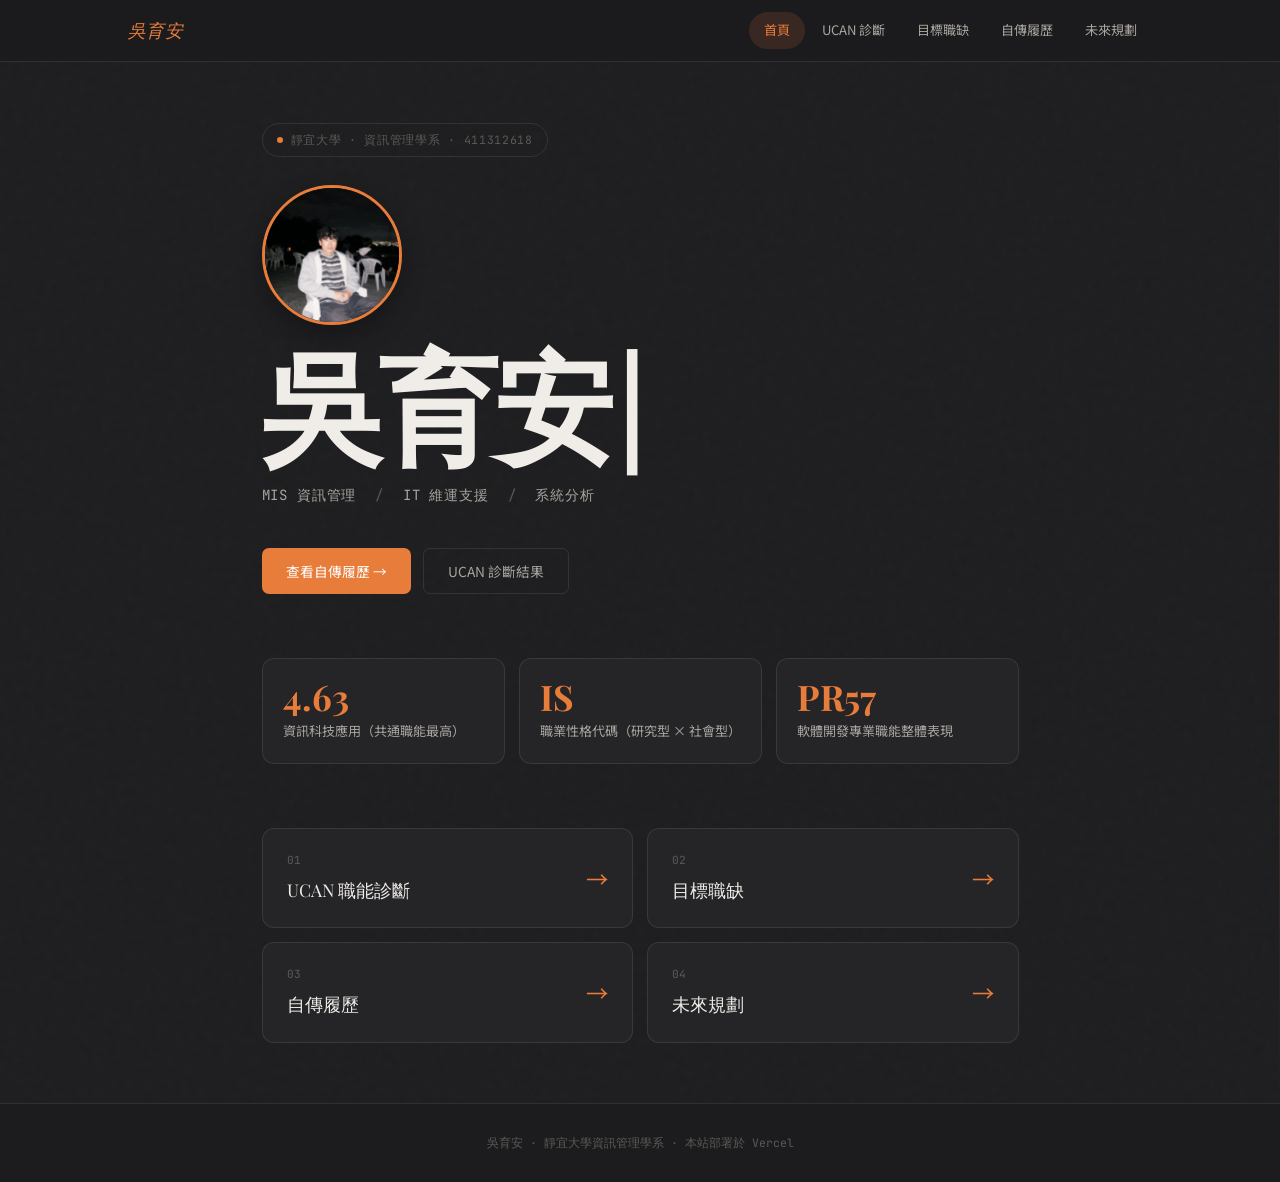
<file: index.html>
<!DOCTYPE html>
<html lang="zh-TW">
<head>
  <meta charset="UTF-8"/>
  <meta name="viewport" content="width=device-width,initial-scale=1"/>
  <title>吳育安 — 職涯作品集</title>
  <link rel="stylesheet" href="style.css"/>
  <link rel="preconnect" href="https://fonts.googleapis.com"/>
  <link rel="preconnect" href="https://fonts.gstatic.com" crossorigin/>
  <link href="https://fonts.googleapis.com/css2?family=Playfair+Display:ital,wght@0,700;1,400&family=Noto+Sans+TC:wght@400;500;600&family=JetBrains+Mono:wght@400;500&display=swap" rel="stylesheet"/>
  <style>
    /* ── HERO ── */
    .hero{
      min-height:calc(100vh - var(--nav-h));
      display:flex;align-items:center;
      position:relative;overflow:hidden;
      padding:60px 0;
    }
    .hero-noise{
      position:absolute;inset:0;
      background-image:url("data:image/svg+xml,%3Csvg viewBox='0 0 200 200' xmlns='http://www.w3.org/2000/svg'%3E%3Cfilter id='n'%3E%3CfeTurbulence type='fractalNoise' baseFrequency='.65' numOctaves='3' stitchTiles='stitch'/%3E%3C/filter%3E%3Crect width='100%25' height='100%25' filter='url(%23n)' opacity='.03'/%3E%3C/svg%3E");
      pointer-events:none;
    }
    .hero-line{
      position:absolute;right:0;top:0;bottom:0;width:1px;
      background:linear-gradient(to bottom,transparent,var(--accent),transparent);
      opacity:.25;
    }
    .hero-content{position:relative;z-index:2}
    .hero-tag{
      display:inline-flex;align-items:center;gap:8px;
      padding:6px 14px;border:1px solid var(--line);border-radius:999px;
      font-family:var(--ff-mono);font-size:.72rem;color:var(--text3);
      margin-bottom:28px;letter-spacing:.06em;
    }
    .hero-tag::before{content:'';width:6px;height:6px;border-radius:50%;background:var(--accent)}
    .hero-name{
      font-family:var(--ff-head);
      font-size:clamp(3.5rem,10vw,7.5rem);
      font-weight:700;line-height:.95;
      letter-spacing:-.03em;
      margin-bottom:24px;
    }
    .hero-name em{color:var(--accent);font-style:italic}
    .hero-roles{
      font-family:var(--ff-mono);font-size:.88rem;
      color:var(--text2);letter-spacing:.06em;
      margin-bottom:40px;
    }
    .hero-roles span{color:var(--text3);margin:0 10px}
    .hero-cards{
      display:grid;grid-template-columns:repeat(3,1fr);gap:14px;
      margin-top:64px;
    }
    .h-card{
      background:var(--bg-card);border:1px solid var(--line);
      border-radius:var(--r);padding:20px;
      transition:border-color .2s,transform .2s;
      cursor:default;
    }
    .h-card:hover{border-color:rgba(232,124,58,.3);transform:translateY(-2px)}
    .h-card-num{
      font-family:var(--ff-head);font-size:2.2rem;font-weight:700;
      color:var(--accent);line-height:1;margin-bottom:6px;
    }
    .h-card-label{font-size:.82rem;color:var(--text2)}
    /* nav items */
    .nav-pages{
      display:grid;grid-template-columns:1fr 1fr;gap:14px;
      margin-top:64px;
    }
    .np-item{
      display:flex;align-items:center;justify-content:space-between;
      background:var(--bg-card);border:1px solid var(--line);
      border-radius:var(--r);padding:22px 24px;
      transition:border-color .2s,background .2s;
    }
    .np-item:hover{border-color:var(--accent);background:var(--accent-lt)}
    .np-num{font-family:var(--ff-mono);font-size:.7rem;color:var(--text3);margin-bottom:4px}
    .np-title{font-family:var(--ff-head);font-size:1.1rem;color:var(--text)}
    .np-arrow{font-size:1.4rem;color:var(--accent);transition:transform .2s}
    .np-item:hover .np-arrow{transform:translateX(4px)}

    @media(max-width:768px){
      .hero-name{
        font-family:var(--ff-head);
        font-size:clamp(1.4rem,3vw,2rem);
        font-weight:700;
        margin-bottom:10px;
      }
      .hero-cards{grid-template-columns:1fr 1fr}
      .nav-pages{grid-template-columns:1fr}
    }
    @media(max-width:480px){
      .hero-cards{grid-template-columns:1fr}
    }
  </style>
</head>
<body>

<nav class="nav">
  <div class="nav-inner">
    <a href="index.html" class="nav-brand">吳育安</a>
    <div class="nav-links">
      <a href="index.html">首頁</a>
      <a href="ucan.html">UCAN 診斷</a>
      <a href="job.html">目標職缺</a>
      <a href="resume.html">自傳履歷</a>
      <a href="plan.html">未來規劃</a>
    </div>
    <button class="nav-burger" aria-label="選單">
      <span></span><span></span><span></span>
    </button>
  </div>
  <div class="nav-drawer">
    <a href="index.html">首頁</a>
    <a href="ucan.html">UCAN 診斷</a>
    <a href="job.html">目標職缺</a>
    <a href="resume.html">自傳履歷</a>
    <a href="plan.html">未來規劃</a>
  </div>
</nav>

<main class="page">
  <section class="hero">
    <div class="hero-noise"></div>
    <div class="hero-line"></div>
    <div class="wrap hero-content">

      <div class="hero-tag">靜宜大學 · 資訊管理學系 · 411312618</div>
      <img src="images/avatar.png" alt="吳育安" class="hero-avatar">
      <h1 class="hero-name">
        <span id="typing-name"></span>
      </h1>

      <p class="hero-roles">
        MIS 資訊管理
        <span>/</span>
        IT 維運支援
        <span>/</span>
        系統分析
      </p>

      <div style="display:flex;gap:12px;flex-wrap:wrap">
        <a href="resume.html" class="btn btn-fill">查看自傳履歷 →</a>
        <a href="ucan.html" class="btn btn-outline">UCAN 診斷結果</a>
      </div>

      <div class="hero-cards reveal">
        <div class="h-card">
          <div class="h-card-num">4.63</div>
          <div class="h-card-label">資訊科技應用（共通職能最高）</div>
        </div>
        <div class="h-card">
          <div class="h-card-num">IS</div>
          <div class="h-card-label">職業性格代碼（研究型 × 社會型）</div>
        </div>
        <div class="h-card">
          <div class="h-card-num">PR57</div>
          <div class="h-card-label">軟體開發專業職能整體表現</div>
        </div>
      </div>

      <div class="nav-pages reveal">
        <a href="ucan.html" class="np-item">
          <div>
            <div class="np-num">01</div>
            <div class="np-title">UCAN 職能診斷</div>
          </div>
          <span class="np-arrow">→</span>
        </a>
        <a href="job.html" class="np-item">
          <div>
            <div class="np-num">02</div>
            <div class="np-title">目標職缺</div>
          </div>
          <span class="np-arrow">→</span>
        </a>
        <a href="resume.html" class="np-item">
          <div>
            <div class="np-num">03</div>
            <div class="np-title">自傳履歷</div>
          </div>
          <span class="np-arrow">→</span>
        </a>
        <a href="plan.html" class="np-item">
          <div>
            <div class="np-num">04</div>
            <div class="np-title">未來規劃</div>
          </div>
          <span class="np-arrow">→</span>
        </a>
      </div>

    </div>
  </section>

  <footer class="footer">
    <p>吳育安 · 靜宜大學資訊管理學系 · 本站部署於 Vercel</p>
  </footer>
</main>

<script src="script.js"></script>
</body>
</html>
</file>
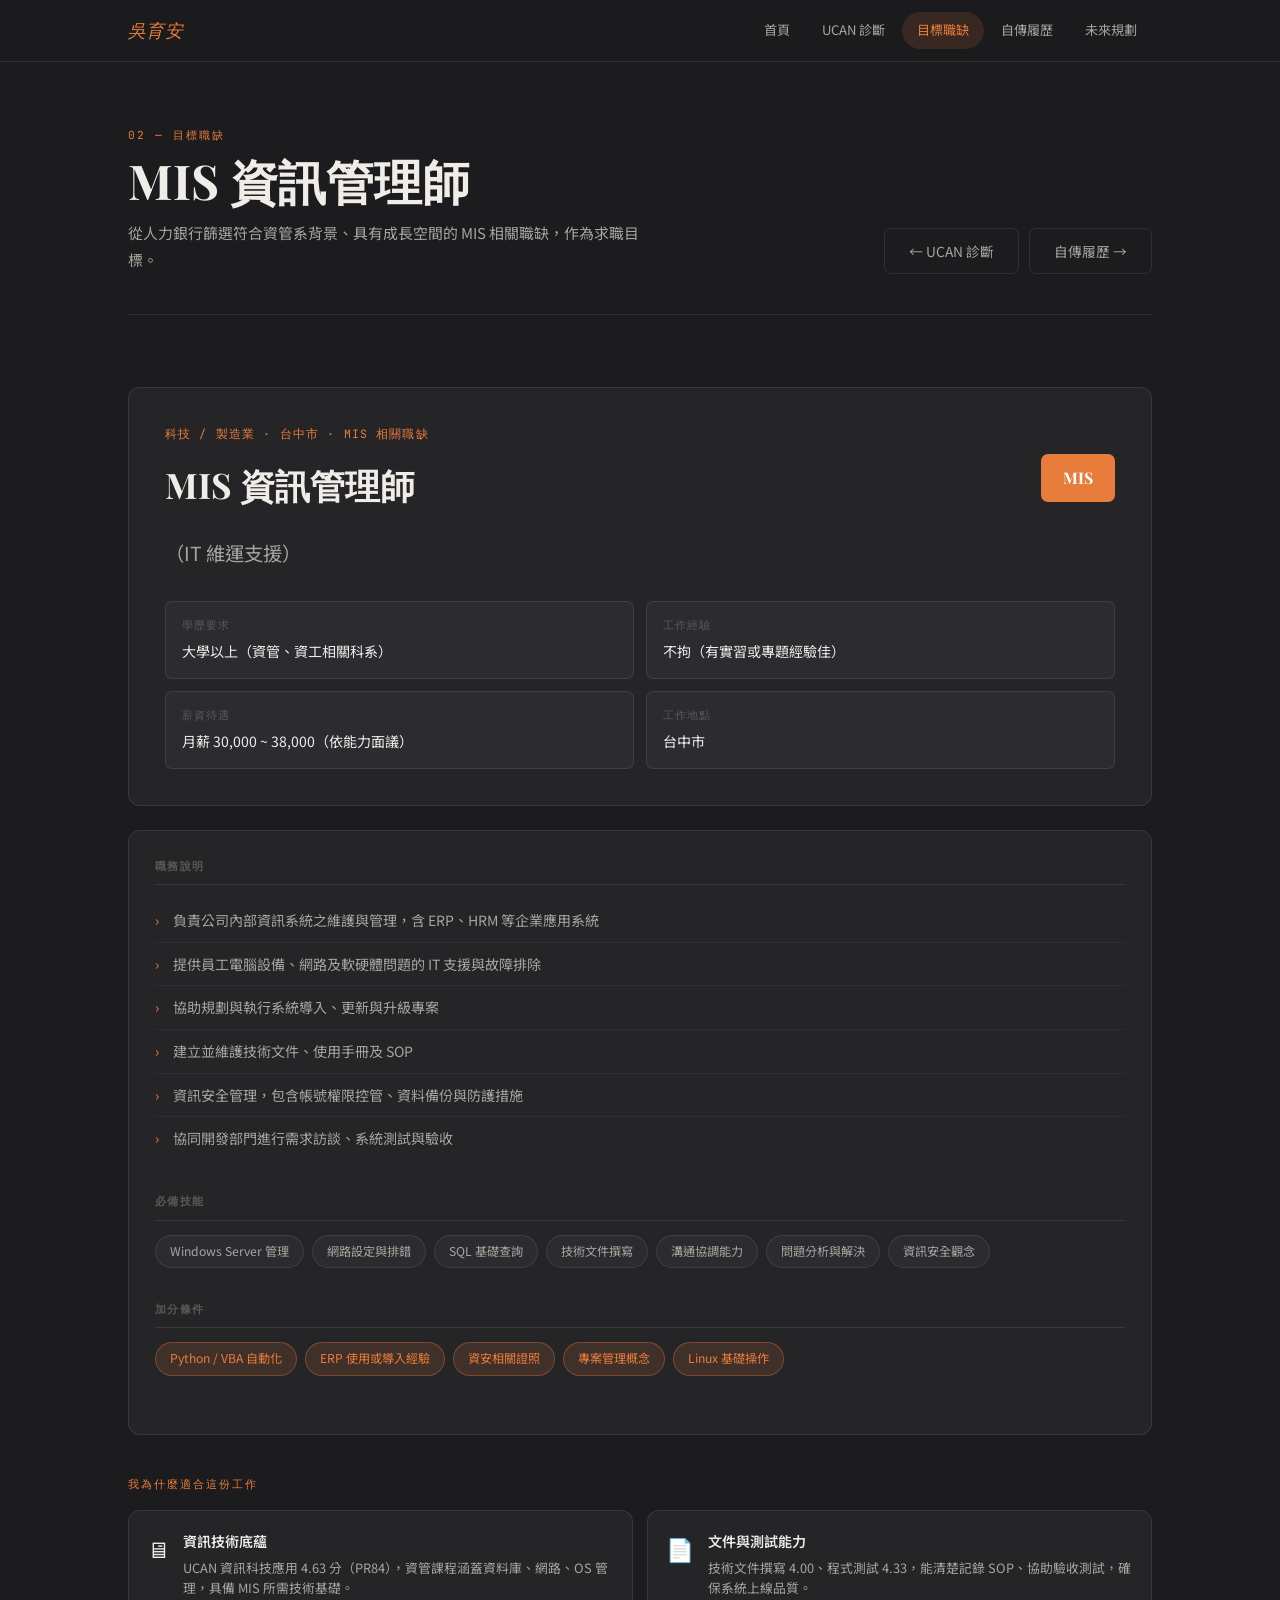
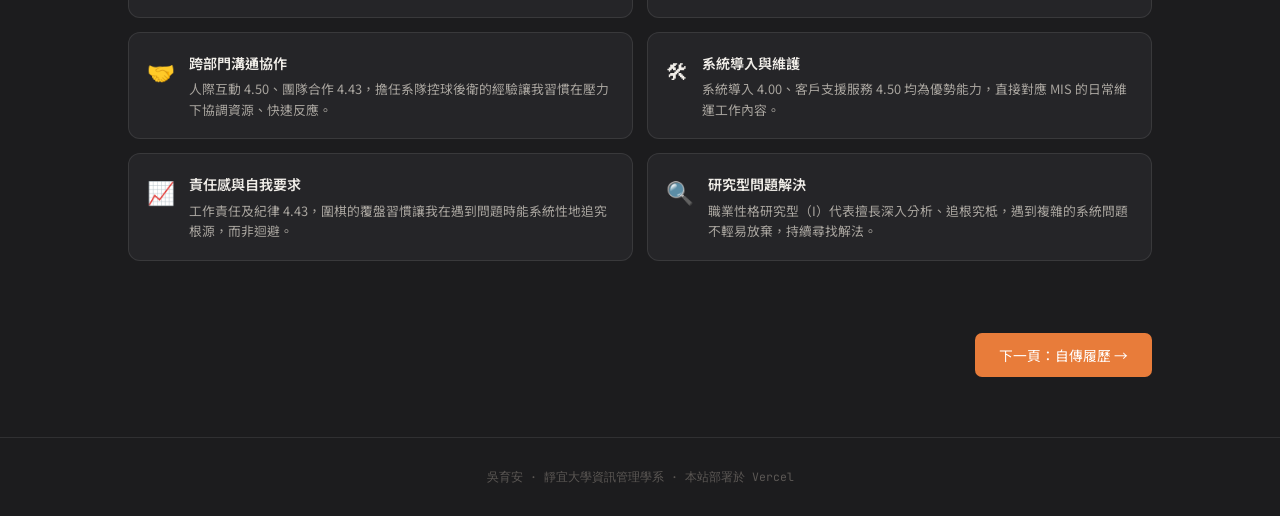
<file: job.html>
<!DOCTYPE html>
<html lang="zh-TW">
<head>
  <meta charset="UTF-8"/>
  <meta name="viewport" content="width=device-width,initial-scale=1"/>
  <title>目標職缺 — 吳育安</title>
  <link rel="stylesheet" href="style.css"/>
  <link rel="preconnect" href="https://fonts.googleapis.com"/>
  <link rel="preconnect" href="https://fonts.gstatic.com" crossorigin/>
  <link href="https://fonts.googleapis.com/css2?family=Playfair+Display:ital,wght@0,700;1,400&family=Noto+Sans+TC:wght@400;500;600&family=JetBrains+Mono:wght@400;500&display=swap" rel="stylesheet"/>
  <style>
    .page-hero{padding:64px 0 0}
    .page-hero-inner{display:flex;justify-content:space-between;align-items:flex-end;flex-wrap:wrap;gap:24px;padding-bottom:40px;border-bottom:1px solid var(--line)}

    /* Job posting style */
    .job-header{
      background:var(--bg-card);border:1px solid var(--line);border-radius:var(--r);
      padding:36px;margin-bottom:24px;
    }
    .job-company{font-family:var(--ff-mono);font-size:.72rem;color:var(--accent);letter-spacing:.1em;margin-bottom:10px}
    .job-title-row{display:flex;align-items:flex-start;justify-content:space-between;gap:16px;flex-wrap:wrap}
    .job-title{font-family:var(--ff-head);font-size:clamp(1.5rem,4vw,2.2rem);font-weight:700;color:var(--text)}
    .job-badge-big{
      background:var(--accent);color:#fff;
      font-family:var(--ff-head);font-weight:700;font-size:1rem;
      padding:10px 22px;border-radius:var(--r-sm);flex-shrink:0;
    }

    /* Condition grid */
    .cond-grid{display:grid;grid-template-columns:repeat(2,1fr);gap:12px;margin-top:24px}
    .cond-item{
      background:var(--bg-raised);border:1px solid var(--line);border-radius:var(--r-sm);
      padding:14px 16px;
    }
    .cond-key{font-family:var(--ff-mono);font-size:.68rem;color:var(--text3);letter-spacing:.1em;margin-bottom:4px;text-transform:uppercase}
    .cond-val{font-size:.88rem;color:var(--text)}

    /* Sections */
    .job-section{margin-bottom:32px}
    .job-section h3{
      font-family:var(--ff-mono);font-size:.7rem;letter-spacing:.12em;text-transform:uppercase;
      color:var(--text3);margin-bottom:14px;
      padding-bottom:8px;border-bottom:1px solid var(--line);
    }
    .job-list li{
      padding:9px 0 9px 18px;position:relative;
      font-size:.88rem;color:var(--text2);
      border-bottom:1px solid rgba(255,255,255,.04);
    }
    .job-list li:last-child{border-bottom:none}
    .job-list li::before{content:'›';position:absolute;left:0;color:var(--accent)}

    /* Match section */
    .match-grid{display:grid;grid-template-columns:1fr 1fr;gap:14px}
    .match-item{
      display:flex;gap:14px;align-items:flex-start;
      background:var(--bg-card);border:1px solid var(--line);
      border-radius:var(--r);padding:18px;
      transition:border-color .2s;
    }
    .match-item:hover{border-color:rgba(232,124,58,.3)}
    .match-icon{font-size:1.4rem;flex-shrink:0}
    .match-title{font-size:.88rem;color:var(--text);font-weight:600;margin-bottom:4px}
    .match-desc{font-size:.8rem;color:var(--text2);line-height:1.6}

    @media(max-width:768px){
      .cond-grid{grid-template-columns:1fr}
      .match-grid{grid-template-columns:1fr}
      .job-title-row{flex-direction:column}
    }
  </style>
</head>
<body>

<nav class="nav">
  <div class="nav-inner">
    <a href="index.html" class="nav-brand">吳育安</a>
    <div class="nav-links">
      <a href="index.html">首頁</a>
      <a href="ucan.html">UCAN 診斷</a>
      <a href="job.html">目標職缺</a>
      <a href="resume.html">自傳履歷</a>
      <a href="plan.html">未來規劃</a>
    </div>
    <button class="nav-burger"><span></span><span></span><span></span></button>
  </div>
  <div class="nav-drawer">
    <a href="index.html">首頁</a>
    <a href="ucan.html">UCAN 診斷</a>
    <a href="job.html">目標職缺</a>
    <a href="resume.html">自傳履歷</a>
    <a href="plan.html">未來規劃</a>
  </div>
</nav>

<main class="page">
  <div class="wrap">

    <div class="page-hero">
      <div class="page-hero-inner">
        <div>
          <p class="eyebrow">02 — 目標職缺</p>
          <h1 class="sec-title">MIS 資訊管理師</h1>
          <p class="sec-sub">從人力銀行篩選符合資管系背景、具有成長空間的 MIS 相關職缺，作為求職目標。</p>
        </div>
        <div style="display:flex;gap:10px;flex-wrap:wrap">
          <a href="ucan.html" class="btn btn-outline">← UCAN 診斷</a>
          <a href="resume.html" class="btn btn-outline">自傳履歷 →</a>
        </div>
      </div>
    </div>

    <section class="sec">

      <!-- Job card -->
      <div class="job-header reveal">
        <div class="job-company">科技 / 製造業 · 台中市 · MIS 相關職缺</div>
        <div class="job-title-row">
          <h2 class="job-title">MIS 資訊管理師<br><small style="font-size:.55em;color:var(--text2);font-family:var(--ff-body);font-weight:400">（IT 維運支援）</small></h2>
          <span class="job-badge-big">MIS</span>
        </div>
        <div class="cond-grid">
          <div class="cond-item">
            <div class="cond-key">學歷要求</div>
            <div class="cond-val">大學以上（資管、資工相關科系）</div>
          </div>
          <div class="cond-item">
            <div class="cond-key">工作經驗</div>
            <div class="cond-val">不拘（有實習或專題經驗佳）</div>
          </div>
          <div class="cond-item">
            <div class="cond-key">薪資待遇</div>
            <div class="cond-val">月薪 30,000 ~ 38,000（依能力面議）</div>
          </div>
          <div class="cond-item">
            <div class="cond-key">工作地點</div>
            <div class="cond-val">台中市</div>
          </div>
        </div>
      </div>

      <!-- 職務說明 -->
      <div class="card reveal">
        <div class="job-section">
          <h3>職務說明</h3>
          <ul class="job-list">
            <li>負責公司內部資訊系統之維護與管理，含 ERP、HRM 等企業應用系統</li>
            <li>提供員工電腦設備、網路及軟硬體問題的 IT 支援與故障排除</li>
            <li>協助規劃與執行系統導入、更新與升級專案</li>
            <li>建立並維護技術文件、使用手冊及 SOP</li>
            <li>資訊安全管理，包含帳號權限控管、資料備份與防護措施</li>
            <li>協同開發部門進行需求訪談、系統測試與驗收</li>
          </ul>
        </div>

        <div class="job-section">
          <h3>必備技能</h3>
          <div class="chips">
            <span class="chip">Windows Server 管理</span>
            <span class="chip">網路設定與排錯</span>
            <span class="chip">SQL 基礎查詢</span>
            <span class="chip">技術文件撰寫</span>
            <span class="chip">溝通協調能力</span>
            <span class="chip">問題分析與解決</span>
            <span class="chip">資訊安全觀念</span>
          </div>
        </div>

        <div class="job-section">
          <h3>加分條件</h3>
          <div class="chips">
            <span class="chip chip-warm">Python / VBA 自動化</span>
            <span class="chip chip-warm">ERP 使用或導入經驗</span>
            <span class="chip chip-warm">資安相關證照</span>
            <span class="chip chip-warm">專案管理概念</span>
            <span class="chip chip-warm">Linux 基礎操作</span>
          </div>
        </div>
      </div>

      <!-- 為何適合 -->
      <div style="margin-top:40px">
        <p class="eyebrow" style="margin-bottom:16px">我為什麼適合這份工作</p>
        <div class="match-grid reveal">
          <div class="match-item">
            <span class="match-icon">🖥</span>
            <div>
              <div class="match-title">資訊技術底蘊</div>
              <div class="match-desc">UCAN 資訊科技應用 4.63 分（PR84），資管課程涵蓋資料庫、網路、OS 管理，具備 MIS 所需技術基礎。</div>
            </div>
          </div>
          <div class="match-item">
            <span class="match-icon">📄</span>
            <div>
              <div class="match-title">文件與測試能力</div>
              <div class="match-desc">技術文件撰寫 4.00、程式測試 4.33，能清楚記錄 SOP、協助驗收測試，確保系統上線品質。</div>
            </div>
          </div>
          <div class="match-item">
            <span class="match-icon">🤝</span>
            <div>
              <div class="match-title">跨部門溝通協作</div>
              <div class="match-desc">人際互動 4.50、團隊合作 4.43，擔任系隊控球後衛的經驗讓我習慣在壓力下協調資源、快速反應。</div>
            </div>
          </div>
          <div class="match-item">
            <span class="match-icon">🛠</span>
            <div>
              <div class="match-title">系統導入與維護</div>
              <div class="match-desc">系統導入 4.00、客戶支援服務 4.50 均為優勢能力，直接對應 MIS 的日常維運工作內容。</div>
            </div>
          </div>
          <div class="match-item">
            <span class="match-icon">📈</span>
            <div>
              <div class="match-title">責任感與自我要求</div>
              <div class="match-desc">工作責任及紀律 4.43，圍棋的覆盤習慣讓我在遇到問題時能系統性地追究根源，而非迴避。</div>
            </div>
          </div>
          <div class="match-item">
            <span class="match-icon">🔍</span>
            <div>
              <div class="match-title">研究型問題解決</div>
              <div class="match-desc">職業性格研究型（I）代表擅長深入分析、追根究柢，遇到複雜的系統問題不輕易放棄，持續尋找解法。</div>
            </div>
          </div>
        </div>
      </div>

    </section>

    <div style="display:flex;justify-content:flex-end;padding:0 0 60px">
      <a href="resume.html" class="btn btn-fill">下一頁：自傳履歷 →</a>
    </div>

  </div>

  <footer class="footer">
    <p>吳育安 · 靜宜大學資訊管理學系 · 本站部署於 Vercel</p>
  </footer>
</main>

<script src="script.js"></script>
</body>
</html>
</file>
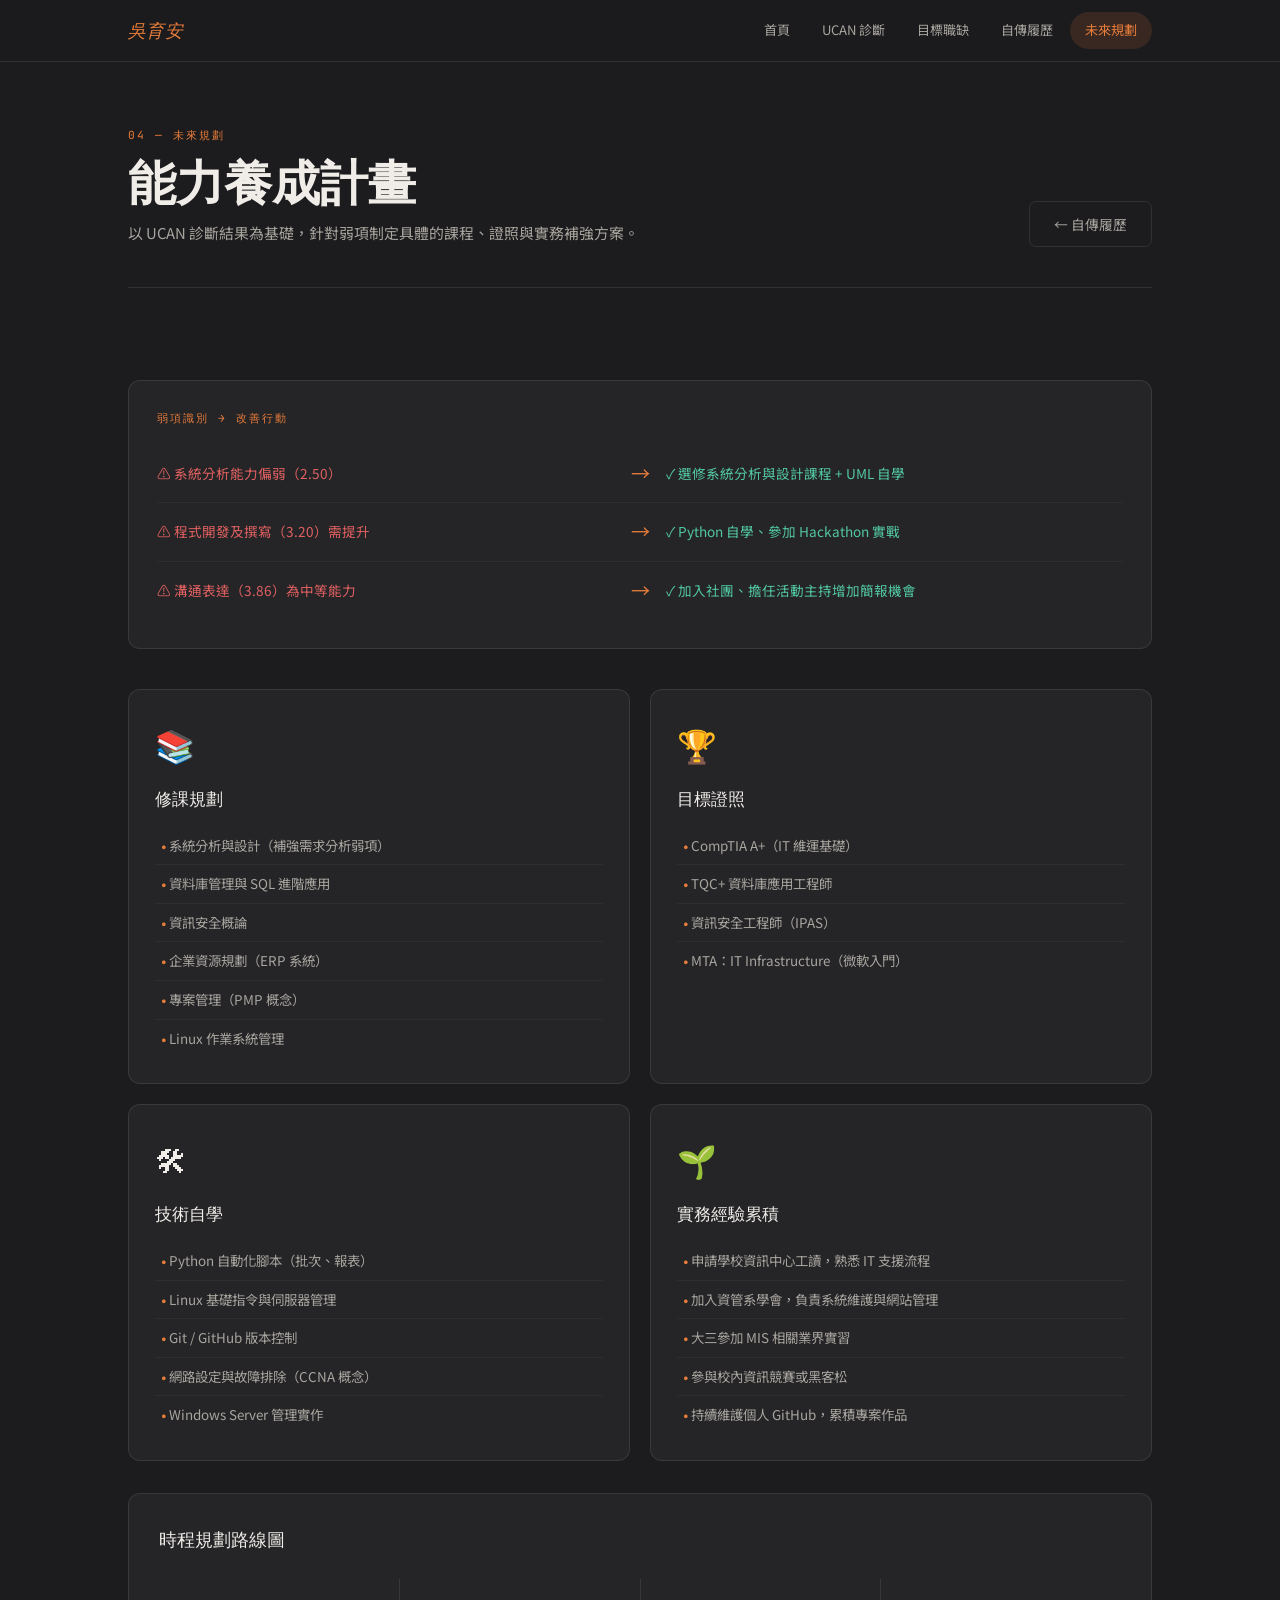
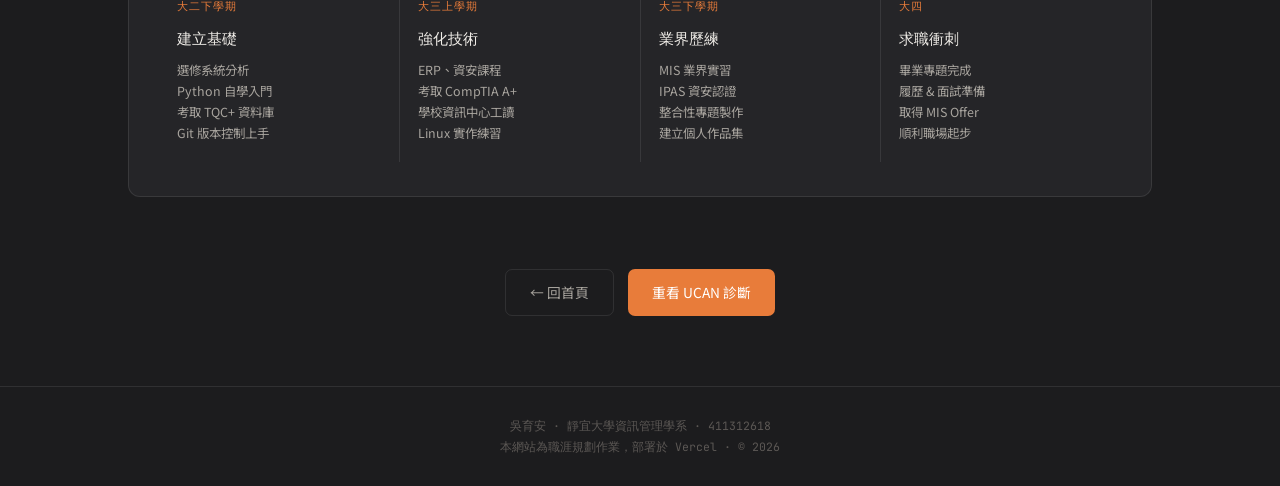
<file: plan.html>
<!DOCTYPE html>
<html lang="zh-TW">
<head>
  <meta charset="UTF-8"/>
  <meta name="viewport" content="width=device-width,initial-scale=1"/>
  <title>未來規劃 — 吳育安</title>
  <link rel="stylesheet" href="style.css"/>
  <link rel="preconnect" href="https://fonts.googleapis.com"/>
  <link rel="preconnect" href="https://fonts.gstatic.com" crossorigin/>
  <link href="https://fonts.googleapis.com/css2?family=Playfair+Display:ital,wght@0,700;1,400&family=Noto+Sans+TC:wght@400;500;600&family=JetBrains+Mono:wght@400;500&display=swap" rel="stylesheet"/>
  <style>
    .page-hero{padding:64px 0 0}
    .page-hero-inner{display:flex;justify-content:space-between;align-items:flex-end;flex-wrap:wrap;gap:24px;padding-bottom:40px;border-bottom:1px solid var(--line)}

    /* Plan cards */
    .plan-grid{display:grid;grid-template-columns:repeat(2,1fr);gap:20px;margin-top:40px}
    .plan-card{
      background:var(--bg-card);border:1px solid var(--line);
      border-radius:var(--r);padding:26px;
      transition:border-color .22s,transform .22s;
    }
    .plan-card:hover{border-color:rgba(232,124,58,.35);transform:translateY(-2px)}
    .plan-icon{font-size:2rem;margin-bottom:12px}
    .plan-title{font-family:var(--ff-head);font-size:1.05rem;color:var(--text);margin-bottom:14px}
    .plan-list li{
      padding:7px 0 7px 14px;position:relative;
      font-size:.84rem;color:var(--text2);
      border-bottom:1px solid rgba(255,255,255,.04);
    }
    .plan-list li:last-child{border-bottom:none}
    .plan-list li::before{content:'·';position:absolute;left:0;color:var(--accent);font-size:1.1rem;line-height:1.5}

    /* Roadmap */
    .roadmap{
      background:var(--bg-card);border:1px solid var(--line);
      border-radius:var(--r);padding:30px;margin-top:32px;
    }
    .roadmap-title{font-family:var(--ff-head);font-size:1.1rem;color:var(--text);margin-bottom:24px}
    .rm-steps{display:flex;gap:0;overflow-x:auto;padding-bottom:4px}
    .rm-step{
      flex:1;min-width:160px;
      padding:18px;
      border-right:1px solid var(--line);
      position:relative;
      transition:background .2s;
    }
    .rm-step:last-child{border-right:none}
    .rm-step:hover{background:var(--bg-raised)}
    .rm-step-sem{
      font-family:var(--ff-mono);font-size:.68rem;letter-spacing:.1em;
      text-transform:uppercase;color:var(--accent);margin-bottom:10px;
    }
    .rm-step-goal{
      font-family:var(--ff-head);font-size:.92rem;color:var(--text);
      margin-bottom:8px;
    }
    .rm-step-items{font-size:.78rem;color:var(--text2);line-height:1.7}
    .rm-connector{
      position:absolute;right:-1px;top:50%;transform:translateY(-50%);
      width:1px;height:40%;background:var(--line);
    }

    /* Weakness → Plan */
    .weakness-section{
      background:var(--bg-card);border:1px solid var(--line);
      border-radius:var(--r);padding:28px;margin-top:20px;
    }
    .ws-row{
      display:grid;grid-template-columns:1fr auto 1fr;
      align-items:center;gap:16px;padding:12px 0;
      border-bottom:1px solid rgba(255,255,255,.04);
    }
    .ws-row:last-child{border-bottom:none}
    .ws-from{font-size:.85rem;color:var(--red)}
    .ws-arrow{color:var(--accent);font-size:1.2rem;text-align:center}
    .ws-to{font-size:.85rem;color:var(--green)}

    @media(max-width:768px){
      .plan-grid{grid-template-columns:1fr}
      .rm-steps{flex-direction:column}
      .rm-step{border-right:none;border-bottom:1px solid var(--line)}
      .rm-step:last-child{border-bottom:none}
      .ws-row{grid-template-columns:1fr}
      .ws-arrow{text-align:left}
    }
  </style>
</head>
<body>

<nav class="nav">
  <div class="nav-inner">
    <a href="index.html" class="nav-brand">吳育安</a>
    <div class="nav-links">
      <a href="index.html">首頁</a>
      <a href="ucan.html">UCAN 診斷</a>
      <a href="job.html">目標職缺</a>
      <a href="resume.html">自傳履歷</a>
      <a href="plan.html">未來規劃</a>
    </div>
    <button class="nav-burger"><span></span><span></span><span></span></button>
  </div>
  <div class="nav-drawer">
    <a href="index.html">首頁</a>
    <a href="ucan.html">UCAN 診斷</a>
    <a href="job.html">目標職缺</a>
    <a href="resume.html">自傳履歷</a>
    <a href="plan.html">未來規劃</a>
  </div>
</nav>

<main class="page">
  <div class="wrap">

    <div class="page-hero">
      <div class="page-hero-inner">
        <div>
          <p class="eyebrow">04 — 未來規劃</p>
          <h1 class="sec-title">能力養成計畫</h1>
          <p class="sec-sub">以 UCAN 診斷結果為基礎，針對弱項制定具體的課程、證照與實務補強方案。</p>
        </div>
        <div>
          <a href="resume.html" class="btn btn-outline">← 自傳履歷</a>
        </div>
      </div>
    </div>

    <section class="sec">

      <!-- Weakness → Action -->
      <div class="weakness-section reveal">
        <p class="eyebrow" style="margin-bottom:16px">弱項識別 → 改善行動</p>
        <div class="ws-row">
          <div class="ws-from">⚠ 系統分析能力偏弱（2.50）</div>
          <div class="ws-arrow">→</div>
          <div class="ws-to">✓ 選修系統分析與設計課程 + UML 自學</div>
        </div>
        <div class="ws-row">
          <div class="ws-from">⚠ 程式開發及撰寫（3.20）需提升</div>
          <div class="ws-arrow">→</div>
          <div class="ws-to">✓ Python 自學、參加 Hackathon 實戰</div>
        </div>
        <div class="ws-row">
          <div class="ws-from">⚠ 溝通表達（3.86）為中等能力</div>
          <div class="ws-arrow">→</div>
          <div class="ws-to">✓ 加入社團、擔任活動主持增加簡報機會</div>
        </div>
      </div>

      <!-- Plan cards -->
      <div class="plan-grid reveal">
        <div class="plan-card">
          <div class="plan-icon">📚</div>
          <div class="plan-title">修課規劃</div>
          <ul class="plan-list">
            <li>系統分析與設計（補強需求分析弱項）</li>
            <li>資料庫管理與 SQL 進階應用</li>
            <li>資訊安全概論</li>
            <li>企業資源規劃（ERP 系統）</li>
            <li>專案管理（PMP 概念）</li>
            <li>Linux 作業系統管理</li>
          </ul>
        </div>
        <div class="plan-card">
          <div class="plan-icon">🏆</div>
          <div class="plan-title">目標證照</div>
          <ul class="plan-list">
            <li>CompTIA A+（IT 維運基礎）</li>
            <li>TQC+ 資料庫應用工程師</li>
            <li>資訊安全工程師（IPAS）</li>
            <li>MTA：IT Infrastructure（微軟入門）</li>
          </ul>
        </div>
        <div class="plan-card">
          <div class="plan-icon">🛠</div>
          <div class="plan-title">技術自學</div>
          <ul class="plan-list">
            <li>Python 自動化腳本（批次、報表）</li>
            <li>Linux 基礎指令與伺服器管理</li>
            <li>Git / GitHub 版本控制</li>
            <li>網路設定與故障排除（CCNA 概念）</li>
            <li>Windows Server 管理實作</li>
          </ul>
        </div>
        <div class="plan-card">
          <div class="plan-icon">🌱</div>
          <div class="plan-title">實務經驗累積</div>
          <ul class="plan-list">
            <li>申請學校資訊中心工讀，熟悉 IT 支援流程</li>
            <li>加入資管系學會，負責系統維護與網站管理</li>
            <li>大三參加 MIS 相關業界實習</li>
            <li>參與校內資訊競賽或黑客松</li>
            <li>持續維護個人 GitHub，累積專案作品</li>
          </ul>
        </div>
      </div>

      <!-- Roadmap -->
      <div class="roadmap reveal">
        <div class="roadmap-title">時程規劃路線圖</div>
        <div class="rm-steps">
          <div class="rm-step">
            <div class="rm-step-sem">大二下學期</div>
            <div class="rm-step-goal">建立基礎</div>
            <div class="rm-step-items">
              選修系統分析<br>
              Python 自學入門<br>
              考取 TQC+ 資料庫<br>
              Git 版本控制上手
            </div>
          </div>
          <div class="rm-step">
            <div class="rm-step-sem">大三上學期</div>
            <div class="rm-step-goal">強化技術</div>
            <div class="rm-step-items">
              ERP、資安課程<br>
              考取 CompTIA A+<br>
              學校資訊中心工讀<br>
              Linux 實作練習
            </div>
          </div>
          <div class="rm-step">
            <div class="rm-step-sem">大三下學期</div>
            <div class="rm-step-goal">業界歷練</div>
            <div class="rm-step-items">
              MIS 業界實習<br>
              IPAS 資安認證<br>
              整合性專題製作<br>
              建立個人作品集
            </div>
          </div>
          <div class="rm-step">
            <div class="rm-step-sem">大四</div>
            <div class="rm-step-goal">求職衝刺</div>
            <div class="rm-step-items">
              畢業專題完成<br>
              履歷 & 面試準備<br>
              取得 MIS Offer<br>
              順利職場起步
            </div>
          </div>
        </div>
      </div>

    </section>

    <div style="display:flex;justify-content:center;gap:14px;padding:0 0 70px;flex-wrap:wrap">
      <a href="index.html" class="btn btn-outline">← 回首頁</a>
      <a href="ucan.html" class="btn btn-fill">重看 UCAN 診斷</a>
    </div>

  </div>

  <footer class="footer">
    <p>吳育安 · 靜宜大學資訊管理學系 · 411312618</p>
    <p>本網站為職涯規劃作業，部署於 Vercel · © 2026</p>
  </footer>
</main>

<script src="script.js"></script>
</body>
</html>
</file>
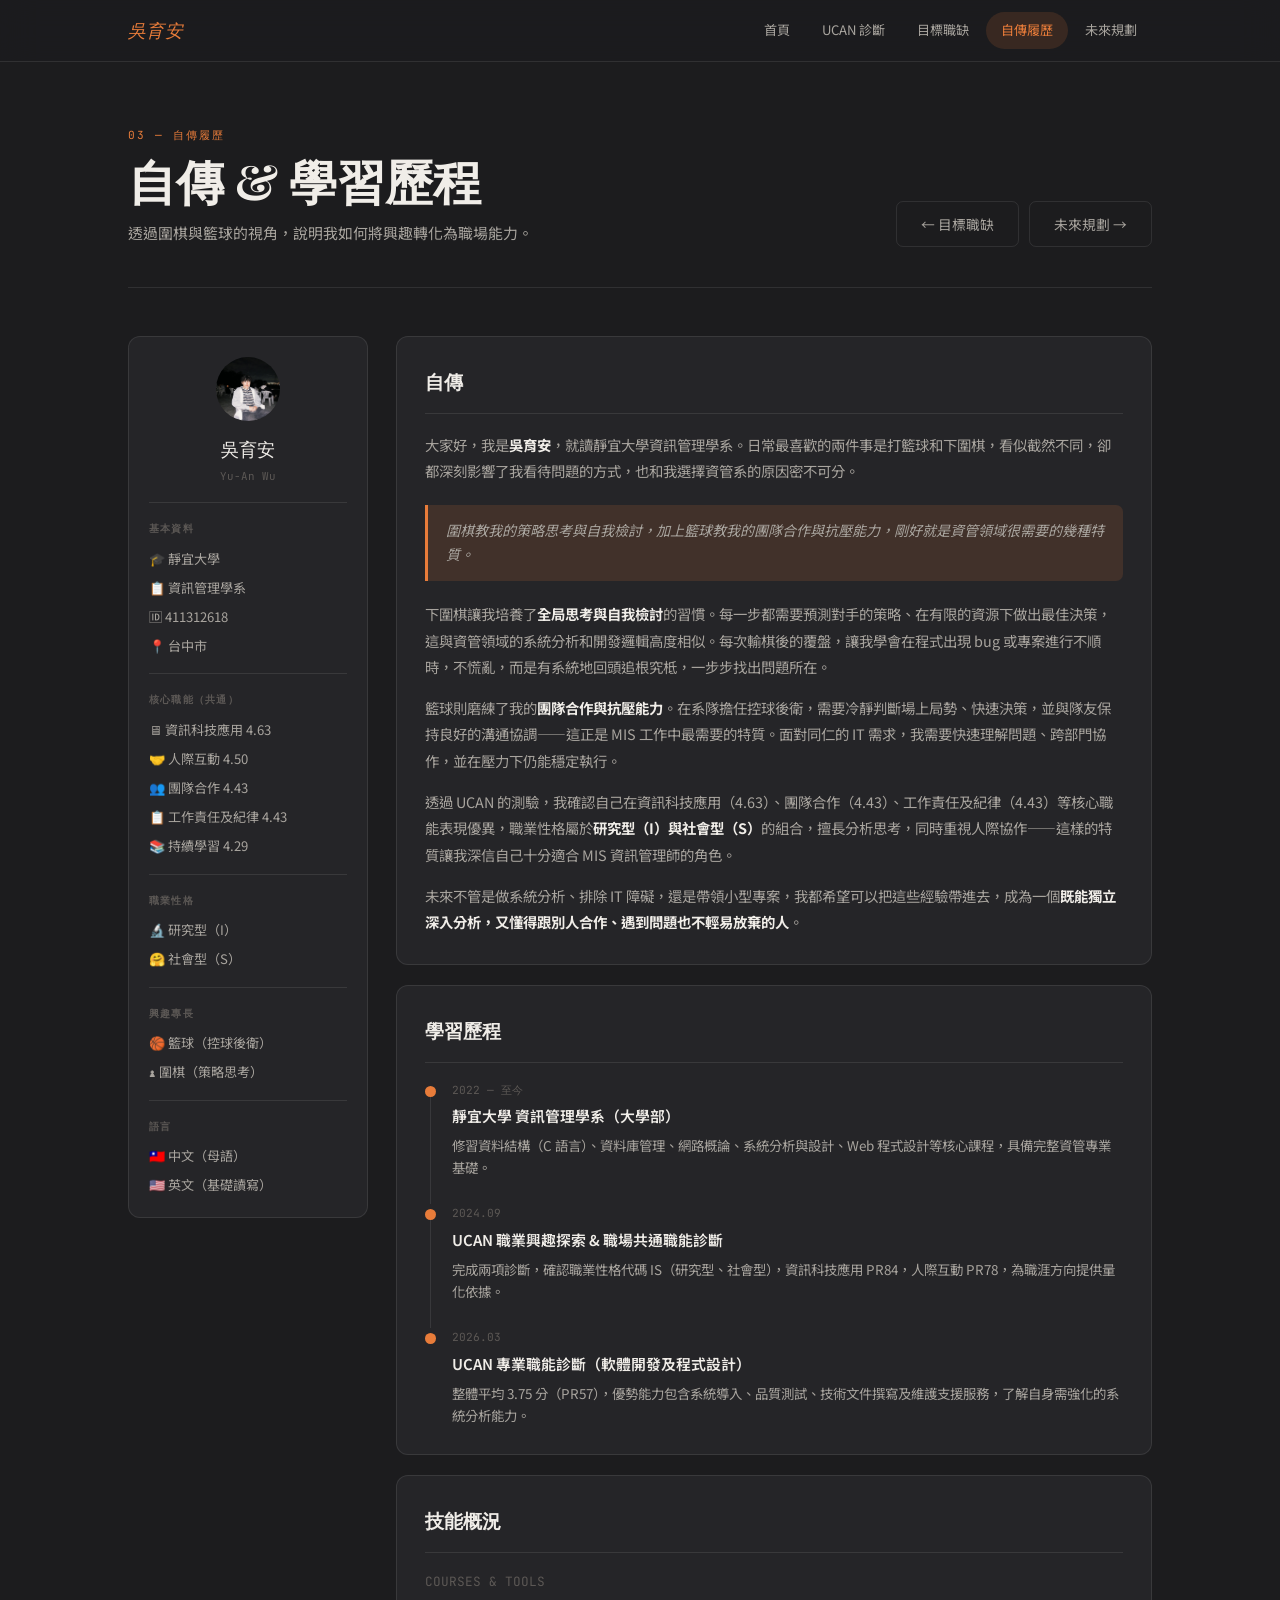
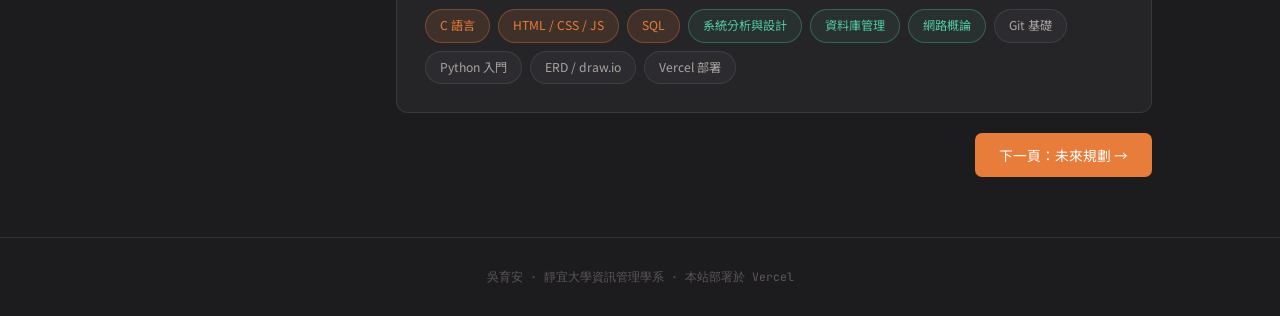
<file: resume.html>
<!DOCTYPE html>
<html lang="zh-TW">
<head>
  <meta charset="UTF-8"/>
  <meta name="viewport" content="width=device-width,initial-scale=1"/>
  <title>自傳履歷 — 吳育安</title>
  <link rel="stylesheet" href="style.css"/>
  <link rel="preconnect" href="https://fonts.googleapis.com"/>
  <link rel="preconnect" href="https://fonts.gstatic.com" crossorigin/>
  <link href="https://fonts.googleapis.com/css2?family=Playfair+Display:ital,wght@0,700;1,400&family=Noto+Sans+TC:wght@400;500;600&family=JetBrains+Mono:wght@400;500&display=swap" rel="stylesheet"/>
  <style>
    .page-hero{padding:64px 0 0}
    .page-hero-inner{display:flex;justify-content:space-between;align-items:flex-end;flex-wrap:wrap;gap:24px;padding-bottom:40px;border-bottom:1px solid var(--line)}

    /* Resume layout */
    .resume-grid{
      display:grid;
      grid-template-columns:240px 1fr;
      gap:28px;
      margin-top:48px;
      align-items:flex-start;
    }

    /* Sidebar */
    .sidebar{
      position:sticky;top:calc(var(--nav-h) + 20px);
      display:flex;flex-direction:column;gap:20px;
    }
    .sidebar-card{
      background:var(--bg-card);border:1px solid var(--line);
      border-radius:var(--r);padding:20px;
    }
    .avatar{
      width:64px;height:64px;border-radius:50%;
      background:linear-gradient(135deg,var(--accent),#C4612A);
      display:flex;align-items:center;justify-content:center;
      font-family:var(--ff-head);font-size:1.8rem;font-weight:700;
      color:#fff;margin:0 auto 12px;
    }
    .sb-name{text-align:center;font-family:var(--ff-head);font-size:1.15rem;color:var(--text)}
    .sb-sub{text-align:center;font-family:var(--ff-mono);font-size:.68rem;color:var(--text3);margin-top:2px}
    .sb-section{margin-top:16px;padding-top:16px;border-top:1px solid var(--line)}
    .sb-section h4{font-family:var(--ff-mono);font-size:.65rem;letter-spacing:.12em;text-transform:uppercase;color:var(--text3);margin-bottom:10px}
    .sb-item{display:flex;align-items:center;gap:8px;font-size:.82rem;color:var(--text2);margin-bottom:6px}
    .sb-item:last-child{margin-bottom:0}

    /* Bio */
    .bio-card{
      background:var(--bg-card);border:1px solid var(--line);
      border-radius:var(--r);padding:28px;margin-bottom:20px;
    }
    .bio-heading{
      font-family:var(--ff-head);font-size:1.2rem;color:var(--text);
      margin-bottom:18px;padding-bottom:14px;border-bottom:1px solid var(--line);
    }
    .bio-text p{
      font-size:.9rem;color:var(--text2);line-height:1.85;margin-bottom:14px;
    }
    .bio-text p:last-child{margin-bottom:0}
    .bio-text strong{color:var(--text)}

    /* Highlight quote */
    .quote-block{
      border-left:3px solid var(--accent);
      padding:14px 18px;
      background:var(--accent-lt);
      border-radius:0 var(--r-sm) var(--r-sm) 0;
      margin:20px 0;
      font-size:.88rem;color:var(--text2);
      font-style:italic;
      line-height:1.7;
    }

    @media(max-width:900px){
      .resume-grid{grid-template-columns:1fr}
      .sidebar{position:static}
    }
  </style>
</head>
<body>

<nav class="nav">
  <div class="nav-inner">
    <a href="index.html" class="nav-brand">吳育安</a>
    <div class="nav-links">
      <a href="index.html">首頁</a>
      <a href="ucan.html">UCAN 診斷</a>
      <a href="job.html">目標職缺</a>
      <a href="resume.html">自傳履歷</a>
      <a href="plan.html">未來規劃</a>
    </div>
    <button class="nav-burger"><span></span><span></span><span></span></button>
  </div>
  <div class="nav-drawer">
    <a href="index.html">首頁</a>
    <a href="ucan.html">UCAN 診斷</a>
    <a href="job.html">目標職缺</a>
    <a href="resume.html">自傳履歷</a>
    <a href="plan.html">未來規劃</a>
  </div>
</nav>

<main class="page">
  <div class="wrap">

    <div class="page-hero">
      <div class="page-hero-inner">
        <div>
          <p class="eyebrow">03 — 自傳履歷</p>
          <h1 class="sec-title">自傳 & 學習歷程</h1>
          <p class="sec-sub">透過圍棋與籃球的視角，說明我如何將興趣轉化為職場能力。</p>
        </div>
        <div style="display:flex;gap:10px;flex-wrap:wrap">
          <a href="job.html" class="btn btn-outline">← 目標職缺</a>
          <a href="plan.html" class="btn btn-outline">未來規劃 →</a>
        </div>
      </div>
    </div>

    <div class="resume-grid">

      <!-- Sidebar -->
      <aside class="sidebar reveal">
        <div class="sidebar-card">
          <img src="images/avatar.png" alt="吳育安" class="avatar">
          <div class="sb-name">吳育安</div>
          <div class="sb-sub">Yu-An Wu</div>

          <div class="sb-section">
            <h4>基本資料</h4>
            <div class="sb-item">🎓 靜宜大學</div>
            <div class="sb-item">📋 資訊管理學系</div>
            <div class="sb-item">🆔 411312618</div>
            <div class="sb-item">📍 台中市</div>
          </div>

          <div class="sb-section">
            <h4>核心職能（共通）</h4>
            <div class="sb-item">🖥 資訊科技應用 4.63</div>
            <div class="sb-item">🤝 人際互動 4.50</div>
            <div class="sb-item">👥 團隊合作 4.43</div>
            <div class="sb-item">📋 工作責任及紀律 4.43</div>
            <div class="sb-item">📚 持續學習 4.29</div>
          </div>

          <div class="sb-section">
            <h4>職業性格</h4>
            <div class="sb-item">🔬 研究型（I）</div>
            <div class="sb-item">🤗 社會型（S）</div>
          </div>

          <div class="sb-section">
            <h4>興趣專長</h4>
            <div class="sb-item">🏀 籃球（控球後衛）</div>
            <div class="sb-item">♟ 圍棋（策略思考）</div>
          </div>

          <div class="sb-section">
            <h4>語言</h4>
            <div class="sb-item">🇹🇼 中文（母語）</div>
            <div class="sb-item">🇺🇸 英文（基礎讀寫）</div>
          </div>
        </div>
      </aside>

      <!-- Main -->
      <div>
        <!-- 自傳 -->
        <div class="bio-card reveal">
          <h3 class="bio-heading">自傳</h3>
          <div class="bio-text">
            <p>大家好，我是<strong>吳育安</strong>，就讀靜宜大學資訊管理學系。日常最喜歡的兩件事是打籃球和下圍棋，看似截然不同，卻都深刻影響了我看待問題的方式，也和我選擇資管系的原因密不可分。</p>

            <div class="quote-block">
              圍棋教我的策略思考與自我檢討，加上籃球教我的團隊合作與抗壓能力，剛好就是資管領域很需要的幾種特質。
            </div>

            <p>下圍棋讓我培養了<strong>全局思考與自我檢討</strong>的習慣。每一步都需要預測對手的策略、在有限的資源下做出最佳決策，這與資管領域的系統分析和開發邏輯高度相似。每次輸棋後的覆盤，讓我學會在程式出現 bug 或專案進行不順時，不慌亂，而是有系統地回頭追根究柢，一步步找出問題所在。</p>

            <p>籃球則磨練了我的<strong>團隊合作與抗壓能力</strong>。在系隊擔任控球後衛，需要冷靜判斷場上局勢、快速決策，並與隊友保持良好的溝通協調——這正是 MIS 工作中最需要的特質。面對同仁的 IT 需求，我需要快速理解問題、跨部門協作，並在壓力下仍能穩定執行。</p>

            <p>透過 UCAN 的測驗，我確認自己在資訊科技應用（4.63）、團隊合作（4.43）、工作責任及紀律（4.43）等核心職能表現優異，職業性格屬於<strong>研究型（I）與社會型（S）</strong>的組合，擅長分析思考，同時重視人際協作——這樣的特質讓我深信自己十分適合 MIS 資訊管理師的角色。</p>

            <p>未來不管是做系統分析、排除 IT 障礙，還是帶領小型專案，我都希望可以把這些經驗帶進去，成為一個<strong>既能獨立深入分析，又懂得跟別人合作、遇到問題也不輕易放棄的人</strong>。</p>
          </div>
        </div>

        <!-- 學習歷程 -->
        <div class="bio-card reveal">
          <h3 class="bio-heading">學習歷程</h3>
          <div class="tl">
            <div class="tl-item">
              <div class="tl-dot"></div>
              <div class="tl-body">
                <div class="tl-date">2022 — 至今</div>
                <div class="tl-title">靜宜大學 資訊管理學系（大學部）</div>
                <p>修習資料結構（C 語言）、資料庫管理、網路概論、系統分析與設計、Web 程式設計等核心課程，具備完整資管專業基礎。</p>
              </div>
            </div>
            <div class="tl-item">
              <div class="tl-dot"></div>
              <div class="tl-body">
                <div class="tl-date">2024.09</div>
                <div class="tl-title">UCAN 職業興趣探索 & 職場共通職能診斷</div>
                <p>完成兩項診斷，確認職業性格代碼 IS（研究型、社會型），資訊科技應用 PR84，人際互動 PR78，為職涯方向提供量化依據。</p>
              </div>
            </div>
            <div class="tl-item">
              <div class="tl-dot"></div>
              <div class="tl-body">
                <div class="tl-date">2026.03</div>
                <div class="tl-title">UCAN 專業職能診斷（軟體開發及程式設計）</div>
                <p>整體平均 3.75 分（PR57），優勢能力包含系統導入、品質測試、技術文件撰寫及維護支援服務，了解自身需強化的系統分析能力。</p>
              </div>
            </div>
          </div>
        </div>

        <!-- 技能 -->
        <div class="bio-card reveal">
          <h3 class="bio-heading">技能概況</h3>
          <p style="font-size:.8rem;color:var(--text3);font-family:var(--ff-mono);margin-bottom:16px">COURSES & TOOLS</p>
          <div class="chips">
            <span class="chip chip-warm">C 語言</span>
            <span class="chip chip-warm">HTML / CSS / JS</span>
            <span class="chip chip-warm">SQL</span>
            <span class="chip chip-green">系統分析與設計</span>
            <span class="chip chip-green">資料庫管理</span>
            <span class="chip chip-green">網路概論</span>
            <span class="chip">Git 基礎</span>
            <span class="chip">Python 入門</span>
            <span class="chip">ERD / draw.io</span>
            <span class="chip">Vercel 部署</span>
          </div>
        </div>
      </div>

    </div><!-- /resume-grid -->

    <div style="display:flex;justify-content:flex-end;padding:0 0 60px">
      <a href="plan.html" class="btn btn-fill">下一頁：未來規劃 →</a>
    </div>

  </div>

  <footer class="footer">
    <p>吳育安 · 靜宜大學資訊管理學系 · 本站部署於 Vercel</p>
  </footer>
</main>

<script src="script.js"></script>
</body>
</html>
</file>
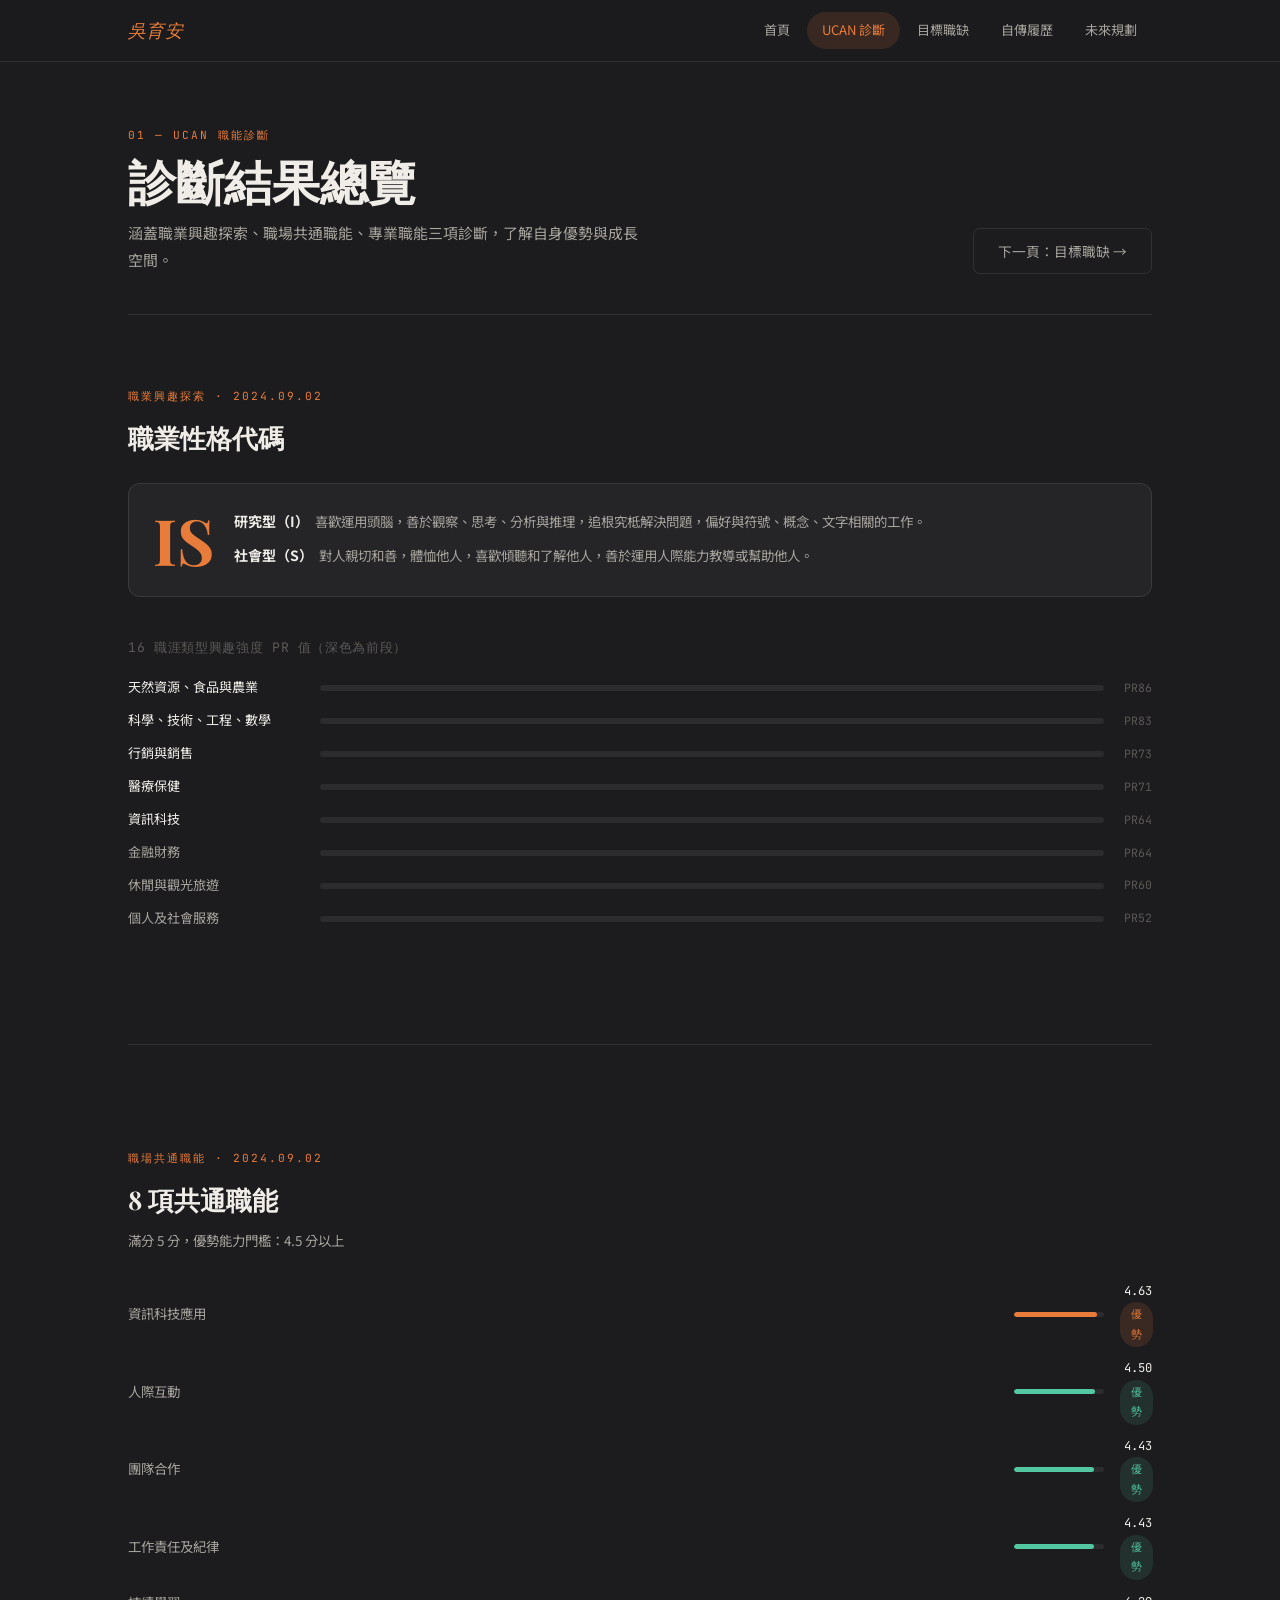
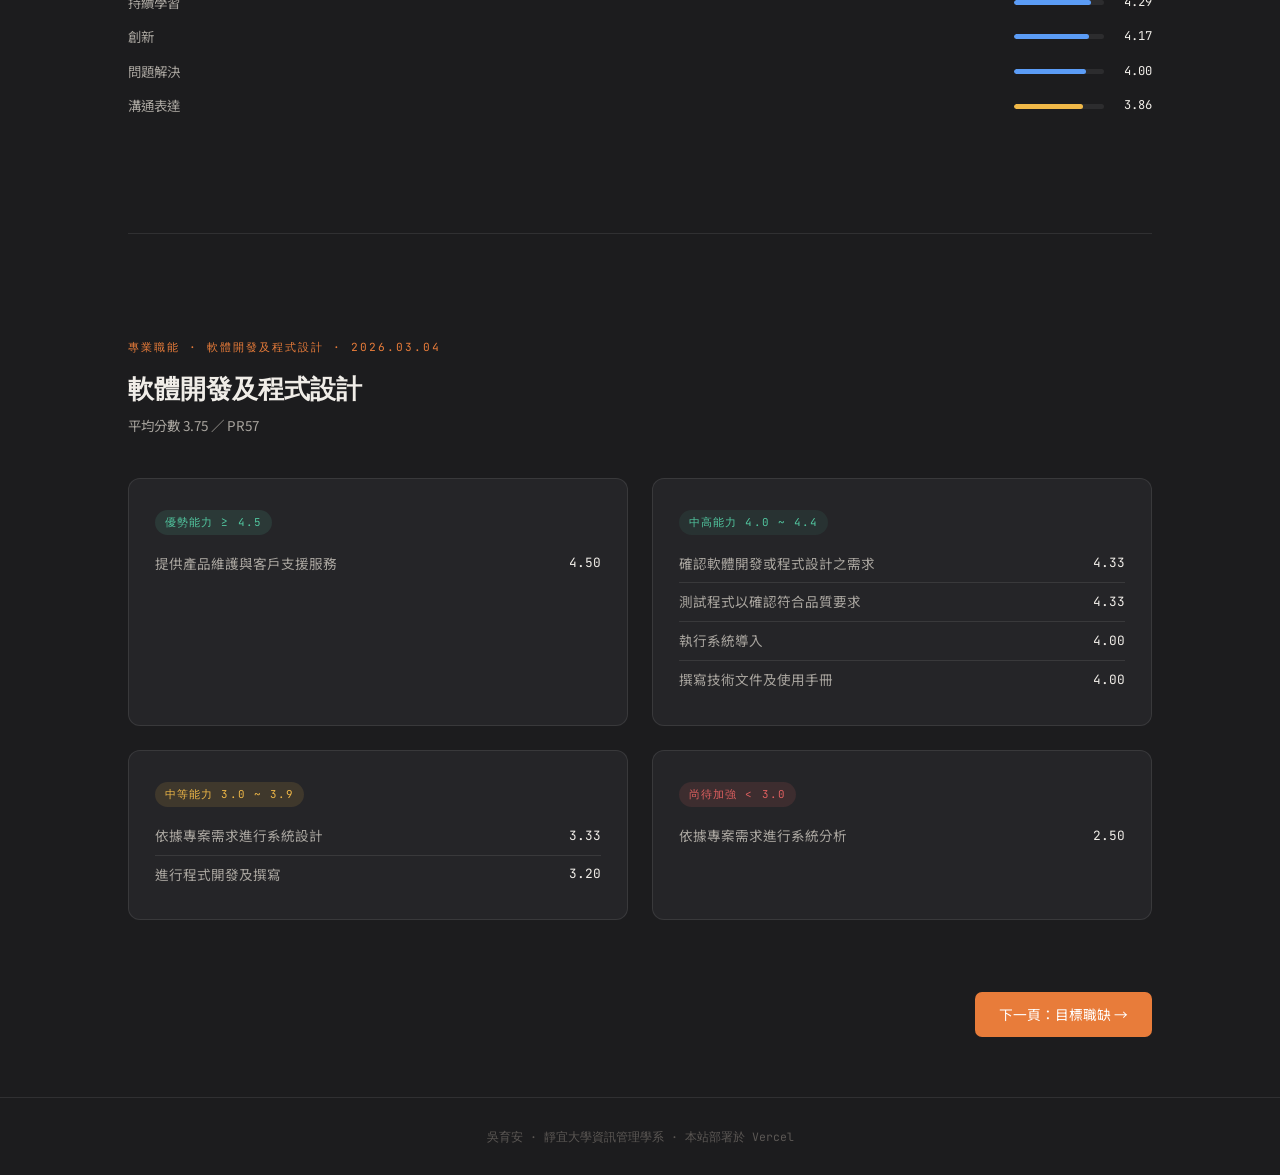
<file: ucan.html>
<!DOCTYPE html>
<html lang="zh-TW">
<head>
  <meta charset="UTF-8"/>
  <meta name="viewport" content="width=device-width,initial-scale=1"/>
  <title>UCAN 診斷 — 吳育安</title>
  <link rel="stylesheet" href="style.css"/>
  <link rel="preconnect" href="https://fonts.googleapis.com"/>
  <link rel="preconnect" href="https://fonts.gstatic.com" crossorigin/>
  <link href="https://fonts.googleapis.com/css2?family=Playfair+Display:ital,wght@0,700;1,400&family=Noto+Sans+TC:wght@400;500;600&family=JetBrains+Mono:wght@400;500&display=swap" rel="stylesheet"/>
  <style>
    .page-hero{padding:64px 0 0}
    .page-hero-inner{display:flex;justify-content:space-between;align-items:flex-end;flex-wrap:wrap;gap:24px;padding-bottom:40px;border-bottom:1px solid var(--line)}
    .page-nav{display:flex;gap:12px;flex-wrap:wrap}

    /* Holland badge */
    .holland{
      display:flex;align-items:center;gap:20px;
      padding:24px;background:var(--bg-card);border:1px solid var(--line);border-radius:var(--r);
      margin-bottom:20px;
    }
    .holland-code{
      font-family:var(--ff-head);font-size:4rem;font-weight:700;
      color:var(--accent);line-height:1;flex-shrink:0;
    }
    .holland-desc p{font-size:.84rem;color:var(--text2);margin-bottom:4px}
    .holland-desc strong{color:var(--text);font-size:.88rem}

    /* Interest bars */
    .interest-section{margin-top:40px}
    .interest-bar-row{
      display:flex;align-items:center;gap:12px;margin-bottom:10px;
    }
    .ib-label{width:180px;flex-shrink:0;font-size:.82rem;color:var(--text2)}
    .ib-track{flex:1;height:6px;background:rgba(255,255,255,.07);border-radius:999px;overflow:hidden}
    .ib-fill{height:100%;border-radius:999px;width:0;transition:width 1.1s var(--ease)}
    .ib-pr{font-family:var(--ff-mono);font-size:.72rem;color:var(--text3);width:36px;text-align:right}
    .ib-row-hi .ib-label{color:var(--text)}
    .ib-row-hi .ib-fill{background:var(--accent)}
    .ib-fill-dim{background:var(--bg-raised)}

    /* layout */
    .ucan-layout{display:grid;grid-template-columns:1fr 1fr;gap:24px;margin-top:40px}
    .ucan-full{grid-column:1/-1}

    @media(max-width:768px){
      .ucan-layout{grid-template-columns:1fr}
      .ucan-full{grid-column:1}
      .ib-label{width:130px}
    }
  </style>
</head>
<body>

<nav class="nav">
  <div class="nav-inner">
    <a href="index.html" class="nav-brand">吳育安</a>
    <div class="nav-links">
      <a href="index.html">首頁</a>
      <a href="ucan.html">UCAN 診斷</a>
      <a href="job.html">目標職缺</a>
      <a href="resume.html">自傳履歷</a>
      <a href="plan.html">未來規劃</a>
    </div>
    <button class="nav-burger"><span></span><span></span><span></span></button>
  </div>
  <div class="nav-drawer">
    <a href="index.html">首頁</a>
    <a href="ucan.html">UCAN 診斷</a>
    <a href="job.html">目標職缺</a>
    <a href="resume.html">自傳履歷</a>
    <a href="plan.html">未來規劃</a>
  </div>
</nav>

<main class="page">
  <div class="wrap">

    <div class="page-hero">
      <div class="page-hero-inner">
        <div>
          <p class="eyebrow">01 — UCAN 職能診斷</p>
          <h1 class="sec-title">診斷結果總覽</h1>
          <p class="sec-sub">涵蓋職業興趣探索、職場共通職能、專業職能三項診斷，了解自身優勢與成長空間。</p>
        </div>
        <div class="page-nav">
          <a href="job.html" class="btn btn-outline">下一頁：目標職缺 →</a>
        </div>
      </div>
    </div>

    <!-- 職業興趣 -->
    <section class="sec reveal">
      <p class="eyebrow">職業興趣探索 · 2024.09.02</p>
      <h2 style="font-family:var(--ff-head);font-size:1.6rem;margin-bottom:24px">職業性格代碼</h2>

      <div class="holland">
        <div class="holland-code">IS</div>
        <div class="holland-desc">
          <p><strong>研究型（I）</strong>　喜歡運用頭腦，善於觀察、思考、分析與推理，追根究柢解決問題，偏好與符號、概念、文字相關的工作。</p>
          <p style="margin-top:10px"><strong>社會型（S）</strong>　對人親切和善，體恤他人，喜歡傾聽和了解他人，善於運用人際能力教導或幫助他人。</p>
        </div>
      </div>

      <div class="interest-section bar-group">
        <p style="font-size:.82rem;color:var(--text3);margin-bottom:16px;font-family:var(--ff-mono);letter-spacing:.05em">16 職涯類型興趣強度 PR 值（深色為前段）</p>

        <div class="interest-bar-row ib-row-hi">
          <span class="ib-label">天然資源、食品與農業</span>
          <div class="ib-track"><div class="ib-fill" data-w="86%"></div></div>
          <span class="ib-pr">PR86</span>
        </div>
        <div class="interest-bar-row ib-row-hi">
          <span class="ib-label">科學、技術、工程、數學</span>
          <div class="ib-track"><div class="ib-fill" data-w="83%"></div></div>
          <span class="ib-pr">PR83</span>
        </div>
        <div class="interest-bar-row ib-row-hi">
          <span class="ib-label">行銷與銷售</span>
          <div class="ib-track"><div class="ib-fill" data-w="73%"></div></div>
          <span class="ib-pr">PR73</span>
        </div>
        <div class="interest-bar-row ib-row-hi">
          <span class="ib-label">醫療保健</span>
          <div class="ib-track"><div class="ib-fill" data-w="71%"></div></div>
          <span class="ib-pr">PR71</span>
        </div>
        <div class="interest-bar-row ib-row-hi">
          <span class="ib-label">資訊科技</span>
          <div class="ib-track"><div class="ib-fill" data-w="64%"></div></div>
          <span class="ib-pr">PR64</span>
        </div>
        <div class="interest-bar-row">
          <span class="ib-label">金融財務</span>
          <div class="ib-track"><div class="ib-fill ib-fill-dim" data-w="64%"></div></div>
          <span class="ib-pr">PR64</span>
        </div>
        <div class="interest-bar-row">
          <span class="ib-label">休閒與觀光旅遊</span>
          <div class="ib-track"><div class="ib-fill ib-fill-dim" data-w="60%"></div></div>
          <span class="ib-pr">PR60</span>
        </div>
        <div class="interest-bar-row">
          <span class="ib-label">個人及社會服務</span>
          <div class="ib-track"><div class="ib-fill ib-fill-dim" data-w="52%"></div></div>
          <span class="ib-pr">PR52</span>
        </div>
      </div>
    </section>

    <hr class="div">

    <!-- 共通職能 -->
    <section class="sec reveal">
      <p class="eyebrow">職場共通職能 · 2024.09.02</p>
      <h2 style="font-family:var(--ff-head);font-size:1.6rem;margin-bottom:8px">8 項共通職能</h2>
      <p style="font-size:.84rem;color:var(--text2);margin-bottom:28px">滿分 5 分，優勢能力門檻：4.5 分以上</p>

      <div class="bar-group">
        <div class="bar-row">
          <span class="bar-label">資訊科技應用</span>
          <div class="bar-track"><div class="bar-fill" data-w="92.6%" style="background:var(--accent)"></div></div>
          <span class="bar-score">4.63 <span class="badge badge-accent" style="margin-left:4px">優勢</span></span>
        </div>
        <div class="bar-row">
          <span class="bar-label">人際互動</span>
          <div class="bar-track"><div class="bar-fill" data-w="90%" style="background:var(--green)"></div></div>
          <span class="bar-score">4.50 <span class="badge badge-green" style="margin-left:4px">優勢</span></span>
        </div>
        <div class="bar-row">
          <span class="bar-label">團隊合作</span>
          <div class="bar-track"><div class="bar-fill" data-w="88.6%" style="background:var(--green)"></div></div>
          <span class="bar-score">4.43 <span class="badge badge-green" style="margin-left:4px">優勢</span></span>
        </div>
        <div class="bar-row">
          <span class="bar-label">工作責任及紀律</span>
          <div class="bar-track"><div class="bar-fill" data-w="88.6%" style="background:var(--green)"></div></div>
          <span class="bar-score">4.43 <span class="badge badge-green" style="margin-left:4px">優勢</span></span>
        </div>
        <div class="bar-row">
          <span class="bar-label">持續學習</span>
          <div class="bar-track"><div class="bar-fill" data-w="85.8%" style="background:var(--blue)"></div></div>
          <span class="bar-score">4.29</span>
        </div>
        <div class="bar-row">
          <span class="bar-label">創新</span>
          <div class="bar-track"><div class="bar-fill" data-w="83.4%" style="background:var(--blue)"></div></div>
          <span class="bar-score">4.17</span>
        </div>
        <div class="bar-row">
          <span class="bar-label">問題解決</span>
          <div class="bar-track"><div class="bar-fill" data-w="80%" style="background:var(--blue)"></div></div>
          <span class="bar-score">4.00</span>
        </div>
        <div class="bar-row">
          <span class="bar-label">溝通表達</span>
          <div class="bar-track"><div class="bar-fill" data-w="77.2%" style="background:var(--amber)"></div></div>
          <span class="bar-score">3.86</span>
        </div>
      </div>
    </section>

    <hr class="div">

    <!-- 專業職能 -->
    <section class="sec reveal">
      <p class="eyebrow">專業職能 · 軟體開發及程式設計 · 2026.03.04</p>
      <h2 style="font-family:var(--ff-head);font-size:1.6rem;margin-bottom:4px">軟體開發及程式設計</h2>
      <p style="font-size:.84rem;color:var(--text2);margin-bottom:28px">平均分數 3.75 ／ PR57</p>

      <div class="ucan-layout">
        <div class="card">
          <div class="pro-group-label label-strong">優勢能力 ≥ 4.5</div>
          <div class="pro-item">
            <span>提供產品維護與客戶支援服務</span>
            <span class="pro-score">4.50</span>
          </div>
        </div>
        <div class="card">
          <div class="pro-group-label label-strong" style="background:rgba(82,199,160,.08);color:var(--green)">中高能力 4.0 ~ 4.4</div>
          <div class="pro-item">
            <span>確認軟體開發或程式設計之需求</span>
            <span class="pro-score">4.33</span>
          </div>
          <div class="pro-item">
            <span>測試程式以確認符合品質要求</span>
            <span class="pro-score">4.33</span>
          </div>
          <div class="pro-item">
            <span>執行系統導入</span>
            <span class="pro-score">4.00</span>
          </div>
          <div class="pro-item">
            <span>撰寫技術文件及使用手冊</span>
            <span class="pro-score">4.00</span>
          </div>
        </div>
        <div class="card">
          <div class="pro-group-label label-mid">中等能力 3.0 ~ 3.9</div>
          <div class="pro-item">
            <span>依據專案需求進行系統設計</span>
            <span class="pro-score">3.33</span>
          </div>
          <div class="pro-item">
            <span>進行程式開發及撰寫</span>
            <span class="pro-score">3.20</span>
          </div>
        </div>
        <div class="card">
          <div class="pro-group-label label-weak">尚待加強 &lt; 3.0</div>
          <div class="pro-item">
            <span>依據專案需求進行系統分析</span>
            <span class="pro-score">2.50</span>
          </div>
        </div>
      </div>
    </section>

    <div style="display:flex;justify-content:flex-end;padding:0 0 60px">
      <a href="job.html" class="btn btn-fill">下一頁：目標職缺 →</a>
    </div>

  </div>

  <footer class="footer">
    <p>吳育安 · 靜宜大學資訊管理學系 · 本站部署於 Vercel</p>
  </footer>
</main>

<script src="script.js"></script>
</body>
</html>
</file>
<file: style.css>
/* ============================================
   style.css — 共用樣式
   ============================================ */
:root {
  --bg:        #1C1C1E;
  --bg-card:   #252528;
  --bg-raised: #2C2C30;
  --line:      rgba(255,255,255,0.09);
  --accent:    #E87C3A;
  --accent-lt: rgba(232,124,58,0.14);
  --accent-dk: #C4612A;
  --green:     #52C7A0;
  --blue:      #5B9CF6;
  --red:       #E06060;
  --amber:     #F0B848;
  --text:      #F0EDE8;
  --text2:     #A8A49E;
  --text3:     #5C5855;
  --ff-head:   'Playfair Display', serif;
  --ff-body:   'Noto Sans TC', sans-serif;
  --ff-mono:   'JetBrains Mono', monospace;
  --r:         12px;
  --r-sm:      7px;
  --nav-h:     62px;
  --max-w:     1080px;
  --ease:      cubic-bezier(.4,0,.2,1);
}

*,*::before,*::after{box-sizing:border-box;margin:0;padding:0}
html{font-size:16px;scroll-behavior:smooth}
body{background:var(--bg);color:var(--text);font-family:var(--ff-body);line-height:1.75;-webkit-font-smoothing:antialiased;min-height:100vh}
ul{list-style:none}
a{text-decoration:none;color:inherit}
img{display:block;max-width:100%}

/* NAV */
.nav{
  position:fixed;inset:0 0 auto 0;z-index:900;
  height:var(--nav-h);
  background:rgba(28,28,30,0.90);
  backdrop-filter:blur(18px);-webkit-backdrop-filter:blur(18px);
  border-bottom:1px solid var(--line);
}
.nav-inner{
  max-width:var(--max-w);margin:0 auto;padding:0 28px;
  height:100%;display:flex;align-items:center;justify-content:space-between;
}
.nav-brand{
  font-family:var(--ff-head);font-size:1.1rem;
  color:var(--accent);font-style:italic;letter-spacing:.02em;
}
.nav-links{display:flex;gap:2px;}
.nav-links a{
  padding:7px 15px;border-radius:999px;
  font-size:.82rem;color:var(--text2);
  transition:background .18s,color .18s;
}
.nav-links a:hover{background:var(--bg-raised);color:var(--text)}
.nav-links a.active{background:var(--accent-lt);color:var(--accent)}
.nav-burger{display:none;flex-direction:column;gap:5px;background:none;border:none;cursor:pointer;padding:4px}
.nav-burger span{display:block;width:22px;height:2px;background:var(--text2);border-radius:2px;transition:all .3s}
.nav-drawer{display:none;flex-direction:column;background:var(--bg-card);border-top:1px solid var(--line);padding:14px 20px 22px;gap:4px}
.nav-drawer.open{display:flex}
.nav-drawer a{padding:10px 14px;border-radius:var(--r-sm);font-size:.88rem;color:var(--text2);transition:background .18s,color .18s}
.nav-drawer a:hover{background:var(--bg-raised);color:var(--text)}
.nav-drawer a.active{color:var(--accent);background:var(--accent-lt)}

/* PAGE */
.page{padding-top:var(--nav-h);min-height:100vh}
.wrap{max-width:var(--max-w);margin:0 auto;padding:0 28px}

/* SECTION */
.sec{padding:72px 0}
.eyebrow{font-family:var(--ff-mono);font-size:.7rem;letter-spacing:.18em;text-transform:uppercase;color:var(--accent);margin-bottom:8px}
.sec-title{font-family:var(--ff-head);font-size:clamp(2rem,5vw,3rem);font-weight:700;line-height:1.1;margin-bottom:14px}
.sec-sub{font-size:.93rem;color:var(--text2);max-width:520px;line-height:1.8}

/* CARD */
.card{background:var(--bg-card);border:1px solid var(--line);border-radius:var(--r);padding:26px;transition:border-color .22s,transform .22s}
.card:hover{border-color:rgba(232,124,58,.3);transform:translateY(-2px)}
.card-title{font-family:var(--ff-head);font-size:1.05rem;color:var(--text);margin-bottom:4px}
.card-meta{font-family:var(--ff-mono);font-size:.7rem;color:var(--text3);letter-spacing:.05em;margin-bottom:16px}

/* BAR */
.bar-row{display:grid;grid-template-columns:1fr 90px 36px;align-items:center;gap:12px;margin-bottom:11px}
.bar-label{font-size:.84rem;color:var(--text2)}
.bar-track{height:5px;background:rgba(255,255,255,.07);border-radius:999px;overflow:hidden}
.bar-fill{height:100%;border-radius:999px;width:0;transition:width 1.1s var(--ease)}
.bar-score{font-family:var(--ff-mono);font-size:.76rem;color:var(--text);text-align:right}

/* PRO ITEMS */
.pro-group{margin-bottom:20px}
.pro-group-label{
  font-family:var(--ff-mono);font-size:.68rem;letter-spacing:.1em;text-transform:uppercase;
  margin-bottom:10px;padding:3px 10px;border-radius:999px;display:inline-block;
}
.label-strong{background:rgba(82,199,160,.12);color:var(--green)}
.label-mid{background:rgba(240,184,72,.12);color:var(--amber)}
.label-weak{background:rgba(224,96,96,.12);color:var(--red)}
.pro-item{display:flex;justify-content:space-between;align-items:center;padding:7px 0;border-bottom:1px solid var(--line);font-size:.85rem;color:var(--text2)}
.pro-item:last-child{border-bottom:none}
.pro-score{font-family:var(--ff-mono);font-size:.8rem;color:var(--text)}

/* CHIPS */
.chips{display:flex;flex-wrap:wrap;gap:8px}
.chip{padding:5px 14px;border:1px solid var(--line);border-radius:999px;font-size:.76rem;color:var(--text2);background:var(--bg-raised);transition:border-color .2s,color .2s}
.chip:hover{border-color:var(--accent);color:var(--accent)}
.chip-warm{border-color:rgba(232,124,58,.35);color:var(--accent);background:var(--accent-lt)}
.chip-green{border-color:rgba(82,199,160,.35);color:var(--green);background:rgba(82,199,160,.07)}

/* BADGE */
.badge{display:inline-block;padding:3px 11px;border-radius:999px;font-family:var(--ff-mono);font-size:.7rem;letter-spacing:.04em}
.badge-accent{background:var(--accent-lt);color:var(--accent)}
.badge-green{background:rgba(82,199,160,.12);color:var(--green)}

/* BUTTON */
.btn{display:inline-flex;align-items:center;gap:8px;padding:10px 24px;border-radius:var(--r-sm);font-size:.86rem;cursor:pointer;border:none;transition:all .2s;font-family:var(--ff-body)}
.btn-fill{background:var(--accent);color:#fff}
.btn-fill:hover{background:var(--accent-dk);transform:translateY(-1px)}
.btn-outline{background:transparent;border:1px solid var(--line);color:var(--text2)}
.btn-outline:hover{border-color:var(--accent);color:var(--accent)}

/* REVEAL */
.reveal{opacity:0;transform:translateY(20px);transition:opacity .55s var(--ease),transform .55s var(--ease)}
.reveal.show{opacity:1;transform:none}

/* GRID */
.grid2{display:grid;grid-template-columns:1fr 1fr;gap:20px}
.grid3{display:grid;grid-template-columns:repeat(3,1fr);gap:20px}

/* DIVIDER */
hr.div{border:none;border-top:1px solid var(--line);margin:32px 0}

/* FOOTER */
.footer{border-top:1px solid var(--line);padding:28px;text-align:center}
.footer p{font-family:var(--ff-mono);font-size:.72rem;color:var(--text3);line-height:1.9}

/* TIMELINE */
.tl{display:flex;flex-direction:column;gap:0}
.tl-item{display:flex;gap:16px;position:relative;padding-bottom:26px}
.tl-item:last-child{padding-bottom:0}
.tl-item:not(:last-child)::before{content:'';position:absolute;left:5px;top:14px;bottom:0;width:1px;background:var(--line)}
.tl-dot{width:11px;height:11px;border-radius:50%;background:var(--accent);flex-shrink:0;margin-top:5px;z-index:1}
.tl-body{}
.tl-date{font-family:var(--ff-mono);font-size:.7rem;color:var(--text3);margin-bottom:3px}
.tl-title{font-size:.93rem;color:var(--text);font-weight:600;margin-bottom:5px}
.tl-body p{font-size:.84rem;color:var(--text2);line-height:1.65}

/* RESPONSIVE */
@media(max-width:768px){
  .nav-links{display:none}
  .nav-burger{display:flex}
  .grid2,.grid3{grid-template-columns:1fr}
  .bar-row{grid-template-columns:1fr 36px}
  .bar-track{display:none}
  .sec{padding:52px 0}
}
@media(max-width:480px){
  .wrap{padding:0 16px}
}

.hero-avatar{
  width:140px;
  height:140px;
  border-radius:50%;
  object-fit:cover;
  border:3px solid var(--accent);
  margin-bottom:20px;
  box-shadow:0 10px 25px rgba(0,0,0,0.3);
}

#typing-name::after{
  content:"|";
  margin-left:6px;
  animation:blink 1s infinite;
}

@keyframes blink{
  0%{opacity:1}
  50%{opacity:0}
  100%{opacity:1}
}
</file>
